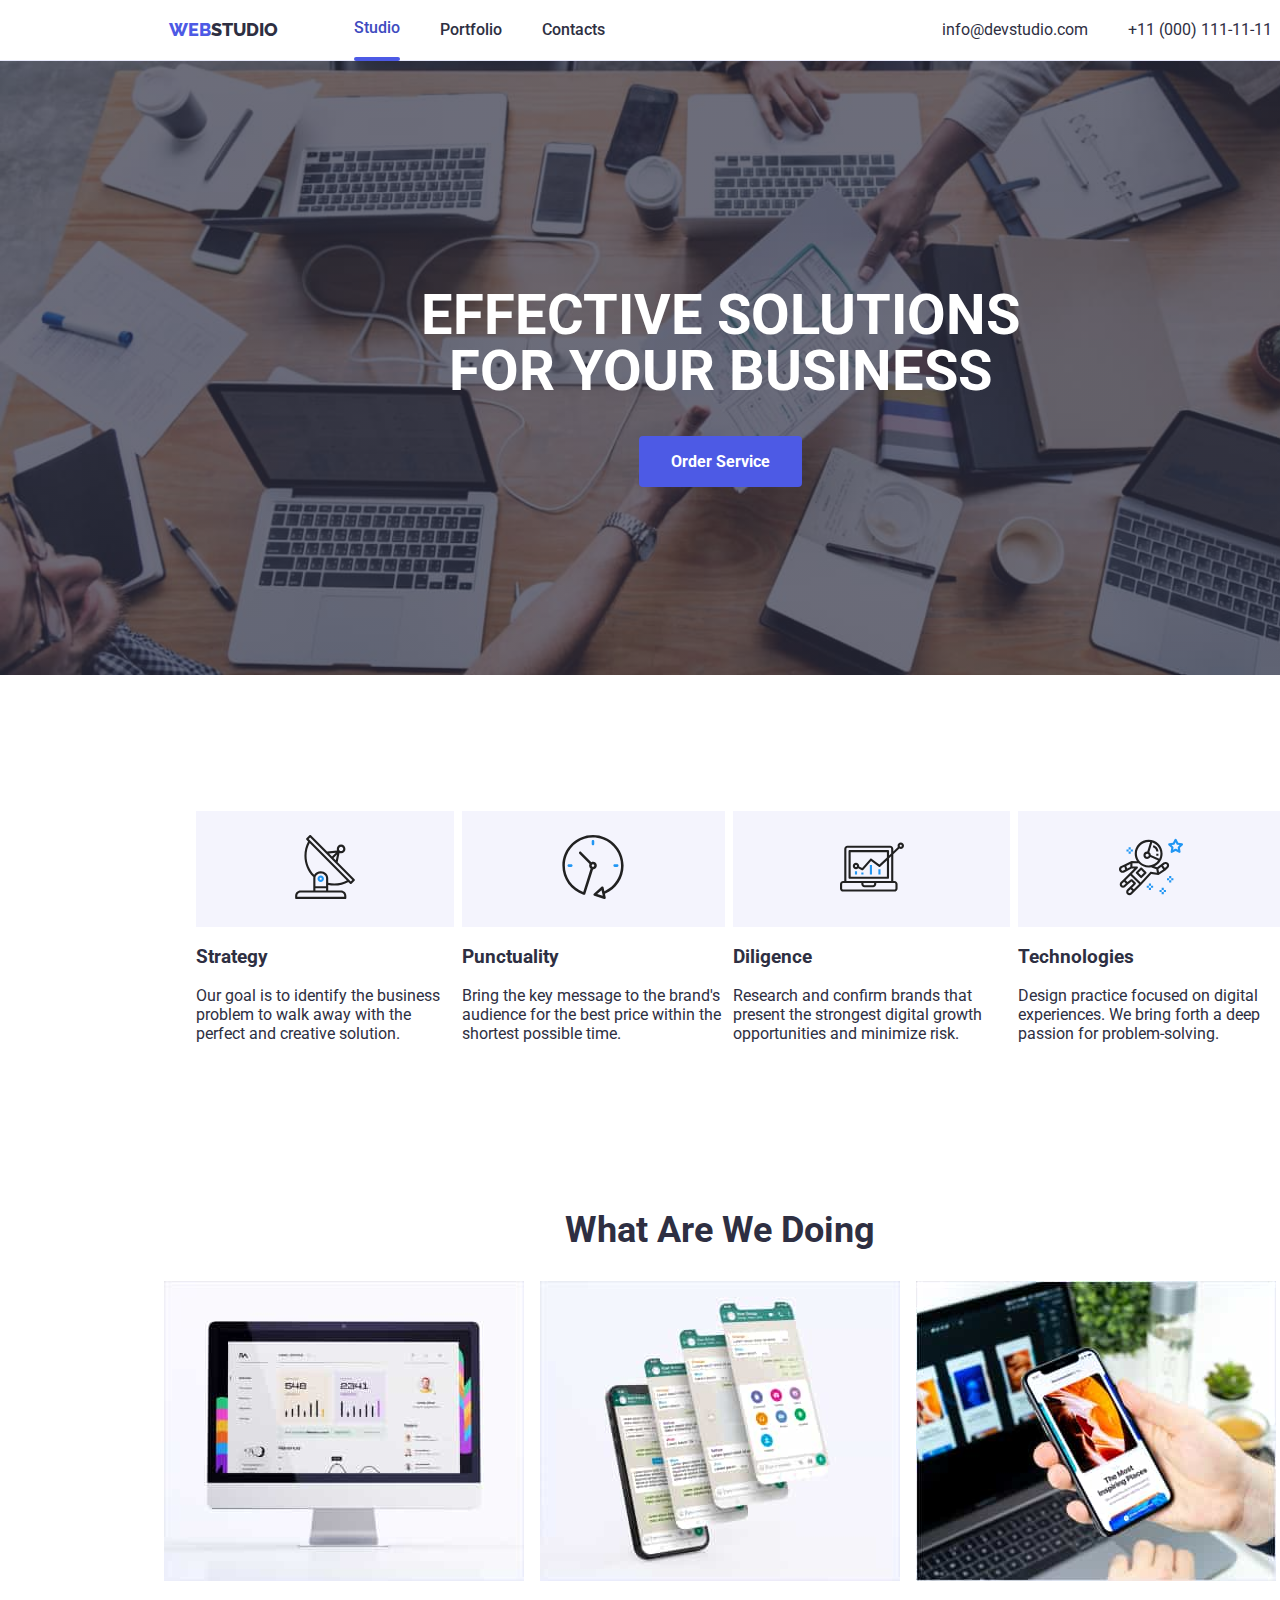
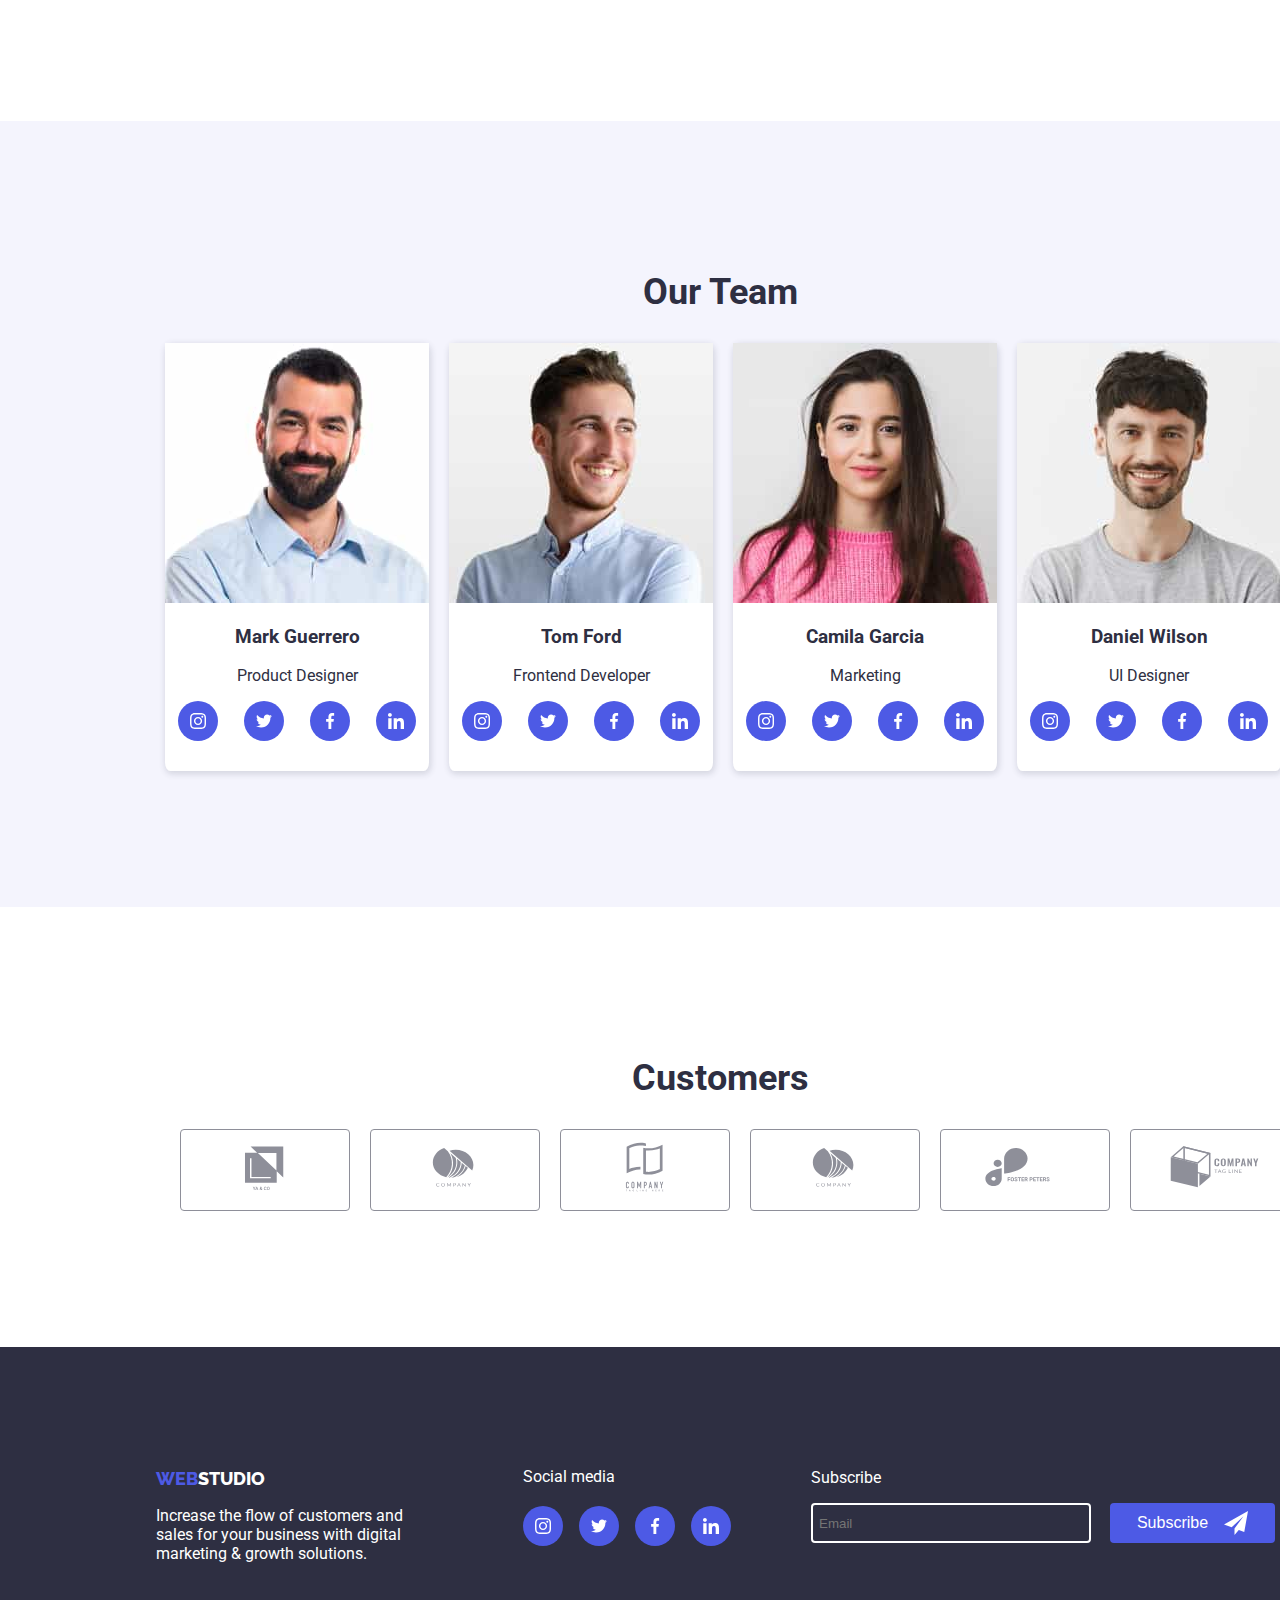
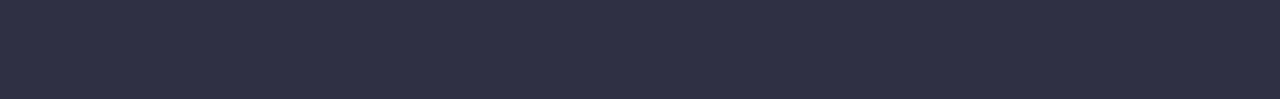
<file: index.html>
<!DOCTYPE html>
<html lang="en">
<head>
    <meta charset="UTF-8">
    <meta name="viewport" content="width=device-width, initial-scale=1.0">
    <title>homework #6</title>
  <!--fonts-->
    <link rel="preconnect" href="https://fonts.googleapis.com">
    <link rel="preconnect" href="https://fonts.gstatic.com" crossorigin>
    <link href="https://fonts.googleapis.com/css2?family=Roboto:wght@400;500;700;900&display=swap" rel="stylesheet">
    
    <link rel="preconnect" href="https://fonts.googleapis.com">
    <link rel="preconnect" href="https://fonts.gstatic.com" crossorigin>
    <link href="https://fonts.googleapis.com/css2?family=Raleway:wght@800&display=swap" rel="stylesheet">
  <!--css-->
<link rel="stylesheet" href="css/style.css" />

</head>

<body>
  <!--start of the header tag-->
  <header class="container header">

  <div class="main-header-container">
            <a class="logo links" href="index.html"><span>WEB</span>STUDIO</a>
        <nav>
            <ul class="menu-main menu">
              <li>
                <a class="menu1 links active" href="index.html">Studio</a>
              </li>
              <li>
                <a class="menu2 links" href="portfolio.html">Portfolio</a>
              </li>
              <li>
                <a class="menu3 links" href="https://www.figma.com/file/B1m2uk25m1eAgroESAuM2g/Web-Studio-(Version-3.0)?type=design&node-id=0-1&mode=design&t=raKnELDXutW6jLfi-0">Contacts</a>
              </li>
          </ul>
        </nav>
    </div>
           <ul class="menu-contact menu">
              <li>
                <a class="contact1 links" href="https://kateryna-vyshnevetska.github.io/project-WebStudio/">info@devstudio.com</a>
              </li>
              <li>
                <a class="contact2 links" href="tel:+11(000)1111111">+11 (000) 111-11-11</a>
              </li>
          </ul>
     </header>
      <!--end of the header tag-->
        <!--start of main tag-->
    <main class="container main-section">
      <section class="section1">
      <h1 class="section1-header">Effective Solutions<br>
       for Your Business</h1>
       <button class="section1-button" type="button" data-modal-open>Order Service</button>
      <div class="popup is-hidden" data-modal>
        <div class="modal">
            <button type="button" class="close-button" data-modal-close>&times;</button>
          <span class="order-title">Leave your contacts and we will call you back</span>
          <form class="order-form">
              <label for="name" class="order-label">
                  <span class="input-label">Name</span>
                   <input type="text" class="order-input"/>
                    <svg width="18" height="18" class="order-icon">
                        <use href="./images/icons.svg#person"></use>
                    </svg>
              </label>
              <label for="phone" class="order-label">
                 <span class="input-label">Phone</span>
                   <input type="text" class="order-input" />
                   <svg width="18" height="18" class="order-icon">
                      <use href="./images/icons.svg#phone"></use>
                   </svg>
            </label>
            <label for="email" class="order-label">
                <span class="input-label">Email</span>
                  <input type="text" class="order-input" />
                  <svg width="18" height="18" class="order-icon">
                     <use href="./images/icons.svg#email"></use>
                  </svg>
            </label>
            <label for="email" class="order-label">
                <span class="input-label">Comment</span>
                 <textarea class="order-input-textarea" id="" cols="30" rows="8" placeholder="Text input"></textarea>
            </label>
            <label for="accept" class="accept-label">
              <input type="checkbox" name="accept" class="accept-checkbox" />
              <svg width="16" height="16" class="accept-icon">
                <use href="./images/icons.svg#checkbox"></use>
              </svg>
              <span class="accept-text">I accept the terms and conditions of the <a href="#">Privacy Policy</a></span>
            </label>
            <button class="sendbtn-modal" type="button">Send</button>
          </form>
          </div>
      </div>
      </section>
       <section class="section2 subsections">
          <div class="section-list margin">
          <ul class="section2-list">
             <li class="ethics">
              <div class="ethics-icon">
                  <svg width="64" height="64">
                    <use href="./images/icons.svg#antenna-1"></use>
                  </svg>
              </div>
              <h3>Strategy</h3>
                <p>Our goal is to identify the business problem to walk away with the perfect and creative solution.</p>
             </li>
             <li  class="ethics">
              <div class="ethics-icon">
                <svg width="64" height="64">
                  <use href="./images/icons.svg#clock-1"></use>
                </svg>
              </div>
              <h3>Punctuality</h3>
                <p>Bring the key message to the brand's audience for the best price within the shortest possible time.</p>
             </li>
             <li class="ethics">
              <div class="ethics-icon">
                <svg width="64" height="64">
                  <use href="./images/icons.svg#diagram-1"></use>
                </svg>
              </div>
              <h3>Diligence</h3>
                <p>Research and confirm brands that present the strongest digital growth opportunities and minimize risk.</p>
             </li>
                <li class="ethics">
                  <div class="ethics-icon">
                    <svg width="64" height="64">
                      <use href="./images/icons.svg#astronaut-1"></use>
                    </svg>
                  </div>
                  <h3>Technologies</h3>
                <p>Design practice focused on digital experiences. We bring forth a deep passion for problem-solving.</p>
             </li>
          </ul>
          </div>
          <div class="section2-pic margin">
             <h2 class="section2-list2 section-title">What are we doing</h2>
          <ul class="section2-img menu">
             <li>
               <img src="images/img 1.jpg" alt="Monitor" width="360" height="300">
             </li>
             <li>
               <img src="images/Rectangle 71.jpg" alt="Coversation Window" width="360" height="300">
             </li>
             <li>
               <img src="images/Rectangle 71 (1).jpg" alt="Mobile" width="360" height="300">
             </li>
          </ul>
          </div>
      </section>
      <section class="section3 subsections">
        <h2 class="section3-team section-title">Our Team</h2>
          <ul class="section3-teamlist margin">
             <li class="img1 staff">
               <img src="images/img.jpg" alt="Mark Guerrero" width="264" height="260">
                 <h3>Mark Guerrero</h3>
                 <p>Product Designer</p>
                 <div class="teamlist">
                  <a class="teamlist-icon">
                  <svg width="16" height="16">
                      <use href="./images/icons.svg#instagram-2"></use>
                    </svg>
                  </a>
                  <a class="teamlist-icon">
                    <svg width="16" height="16">
                      <use href="./images/icons.svg#twitter-1"></use>
                    </svg>
                  </a>
                  <a class="teamlist-icon">
                    <svg width="16" height="16">
                      <use href="./images/icons.svg#facebook-1"></use>
                    </svg>
                  </a>
                  <a class="teamlist-icon">
                    <svg width="16" height="16">
                      <use href="./images/icons.svg#linkedin-1"></use>
                    </svg>
                  </a>
                 </div>
             </li>
             <li class="img2 staff">
                <img src="images/img (1).jpg" alt="Tom Ford" width="264" height="260">
                 <h3>Tom Ford</h3>
                 <p>Frontend Developer</p>
                <div class="teamlist">
                  <a class="teamlist-icon">
                    <svg width="16" height="16">
                      <use href="./images/icons.svg#instagram-2"></use>
                    </svg>
                  </a>
                  <a class="teamlist-icon">
                    <svg width="16" height="16">
                      <use href="./images/icons.svg#twitter-1"></use>
                    </svg>
                  </a>
                  <a class="teamlist-icon">
                    <svg width="16" height="16">
                      <use href="./images/icons.svg#facebook-1"></use>
                    </svg>
                  </a>
                  <a class="teamlist-icon">
                    <svg width="16" height="16">
                      <use href="./images/icons.svg#linkedin-1"></use>
                    </svg>
                  </a>
                </div>
             </li>
             <li class="img3 staff">
                <img src="images/img (2).jpg" alt="Camila Garcia" width="264" height="260">
                 <h3>Camila Garcia</h3>
                 <p>Marketing</p>
                <div class="teamlist">
                  <a class="teamlist-icon">
                    <svg width="16" height="16">
                      <use href="./images/icons.svg#instagram-2"></use>
                    </svg>
                  </a>
                  <a class="teamlist-icon">
                    <svg width="16" height="16">
                      <use href="./images/icons.svg#twitter-1"></use>
                    </svg>
                  </a>
                  <a class="teamlist-icon">
                    <svg width="16" height="16">
                      <use href="./images/icons.svg#facebook-1"></use>
                    </svg>
                  </a>
                  <a class="teamlist-icon">
                    <svg width="16" height="16">
                      <use href="./images/icons.svg#linkedin-1"></use>
                    </svg>
                  </a>
                </div>
             </li>
             <li class="img4 staff">
                <img src="images/img (3).jpg" alt="Daniel Wilson" width="264" height="260">
                 <h3>Daniel Wilson</h3>
                 <p>UI Designer</p>
                <div class="teamlist">
                  <a class="teamlist-icon">
                    <svg width="16" height="16">
                      <use href="./images/icons.svg#instagram-2"></use>
                    </svg>
                  </a>
                  <a class="teamlist-icon">
                    <svg width="16" height="16">
                      <use href="./images/icons.svg#twitter-1"></use>
                    </svg>
                  </a>
                  <a class="teamlist-icon">
                    <svg width="16" height="16">
                      <use href="./images/icons.svg#facebook-1"></use>
                    </svg>
                  </a>
                  <a class="teamlist-icon">
                    <svg width="16" height="16">
                      <use href="./images/icons.svg#linkedin-1"></use>
                    </svg>
                  </a>
                </div>
             </li>  
            </ul>
       </section>
       <section class="customers subsections">
          <h2 class="section4-team section-title">Customers</h2>
          <ul class="customer-links">
            <li class="customer-links-icon">
              <a href="#">
                <svg height="56" width="104">
                  <use href="./images/icons.svg#Logo-6"></use>
                </svg>
              </a>
            </li>
            <li class="customer-links-icon">
              <a href="#">
                <svg height="56" width="104">
                  <use href="./images/icons.svg#Logo-5"></use>
                </svg>
              </a>
            </li>
            <li class="customer-links-icon">
              <a href="#">
                <svg height="56" width="104">
                  <use href="./images/icons.svg#Logo-4"></use>
                </svg>
              </a>
            </li>
            <li class="customer-links-icon">
              <a href="#">
                <svg height="56" width="104">
                  <use href="./images/icons.svg#Logo-3"></use>
                </svg>
              </a>
            </li>
            <li class="customer-links-icon">
              <a href="#">
                <svg height="56" width="104">
                  <use href="./images/icons.svg#Logo-2"></use>
                </svg>
              </a>
            </li>
            <li class="customer-links-icon">
              <a href="#">
                <svg height="56" width="104">
                  <use href="./images/icons.svg#Logo-1"></use>
                </svg>
              </a>
            </li>
          </ul>
       </section>
</main>
<!--end of main tag-->
<!--start of footer tag-->
<footer class="container footer">
  <section class="footer-section">
  <div class="foot margin">
       <a class="footer-logo links" href="http://github.com/webstudio-is"><span>WEB</span>STUDIO</a>
       <p class="footer-details">Increase the flow of customers and <br> sales for your business with digital<br>marketing & growth solutions.
       </p>
  </div>
  <div class="footer-icon">
     <a class="footer-details">Social media</a>
     <div class="footer-icons">
      <a class="footerlist-icon">
        <svg width="16" height="16">
          <use href="./images/icons.svg#instagram-2"></use>
        </svg>
      </a>
      <a class="footerlist-icon">
        <svg width="16" height="16">
          <use href="./images/icons.svg#twitter-1"></use>
        </svg>
      </a>
      <a class="footerlist-icon">
        <svg width="16" height="16">
          <use href="./images/icons.svg#facebook-1"></use>
        </svg>
      </a>
      <a class="footerlist-icon">
        <svg width="16" height="16">
          <use href="./images/icons.svg#linkedin-1"></use>
        </svg>
      </a>
      </div>
  </div>
  </section>
  <div class="email-footer">
      <p class="subs-footer">Subscribe</p>
      <form>
          <input type="text" placeholder="Email" class="subs-input">
          <button type="button" class="email-btn">
            Subscribe
            <svg width="24" height="24">
              <use href="./images/icons.svg#send"></use>
            </svg>
          </button>
      </form>
   </div>
 </footer>
<!--end of footer tag-->
<script src="./js/modal.js" type="text/javascript"></script>
</body>



</html>
</file>
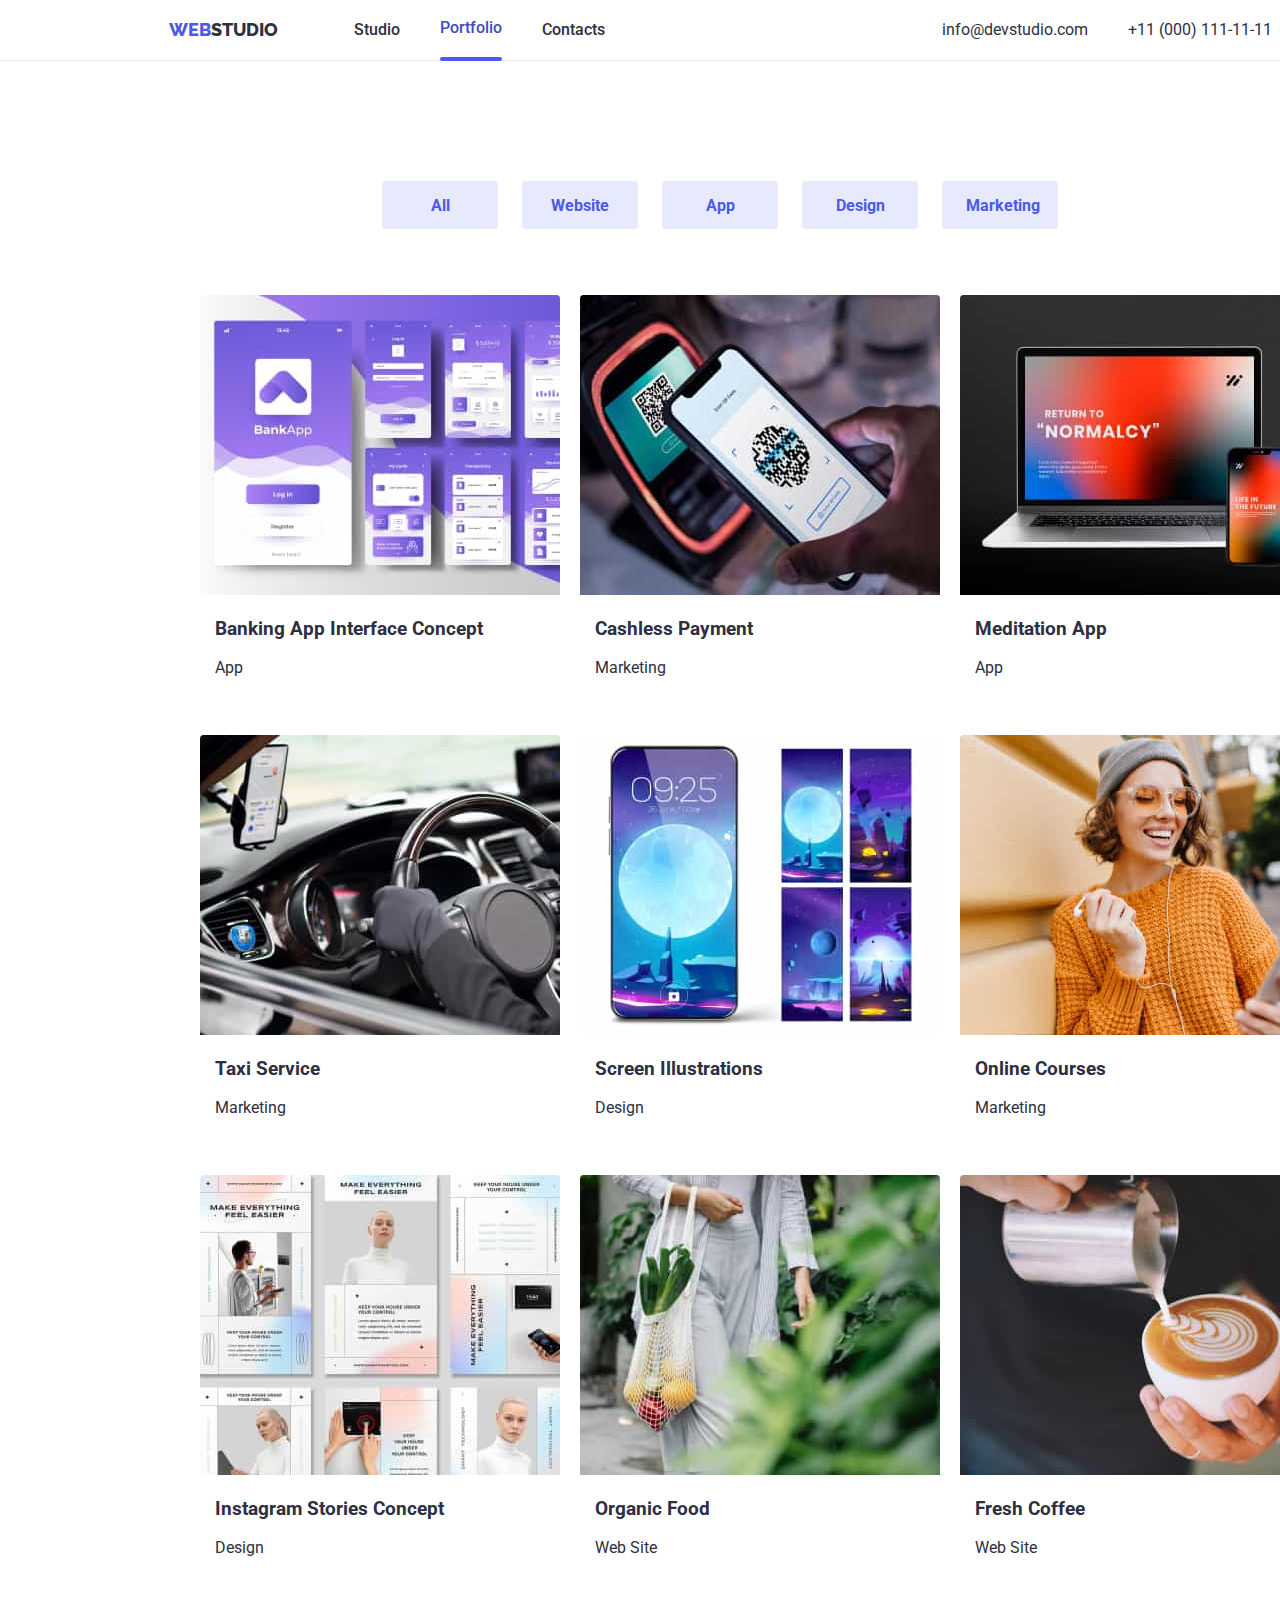
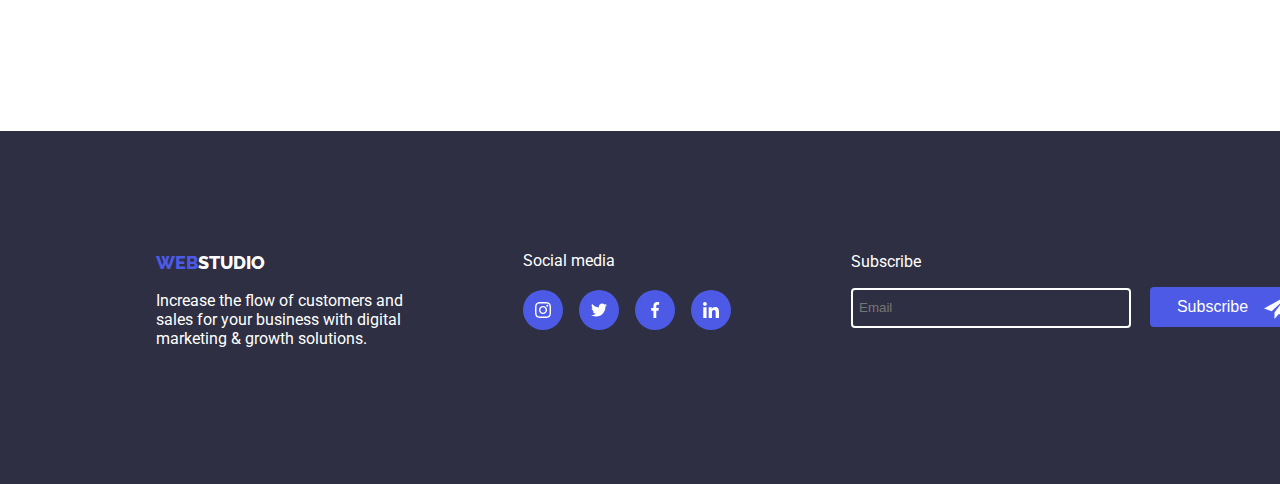
<file: portfolio.html>
<!DOCTYPE html>
<html lang="en">

<head>
    <meta charset="UTF-8">
    <meta name="viewport" content="width=device-width, initial-scale=1.0">
    <title>homework #6</title>
    <!--fonts-->
    <link rel="preconnect" href="https://fonts.googleapis.com">
    <link rel="preconnect" href="https://fonts.gstatic.com" crossorigin>
    <link href="https://fonts.googleapis.com/css2?family=Roboto:wght@400;500;700;900&display=swap" rel="stylesheet">

    <link rel="preconnect" href="https://fonts.googleapis.com">
    <link rel="preconnect" href="https://fonts.gstatic.com" crossorigin>
    <link href="https://fonts.googleapis.com/css2?family=Raleway:wght@800&display=swap" rel="stylesheet">
    <!--css-->
    <link rel="stylesheet" href="css/style.css" />

</head>

<body>
    <!--start of the header tag-->
    <header class="container header">

        <div class="main-header-container">
            <a class="logo links" href="index.html"><span>WEB</span>STUDIO</a>
            <nav>
                <ul class="menu-main menu">
                    <li>
                        <a class="menu1 links"
                            href="index.html">Studio</a>
                    </li>
                    <li>
                        <a class="menu2 links active" href="portfolio.html">Portfolio</a>
                    </li>
                    <li>
                        <a class="menu3 links"
                            href="https://www.figma.com/file/B1m2uk25m1eAgroESAuM2g/Web-Studio-(Version-3.0)?type=design&node-id=0-1&mode=design&t=raKnELDXutW6jLfi-0">Contacts</a>
                    </li>
                </ul>
            </nav>
        </div>
        <ul class="menu-contact menu">
            <li>
                <a class="contact1 links"
                    href="https://kateryna-vyshnevetska.github.io/project-WebStudio/">info@devstudio.com</a>
            </li>
            <li>
                <a class="contact2 links" href="tel:+11(000)1111111">+11 (000) 111-11-11</a>
            </li>
        </ul>

    </header>
<!--end of the header tag-->
    <main>
        <section class="portmain container">
            <div class="portbutton">
                <button type="button" class="click">All</button>
                <button type="button" class="click">Website</button>
                <button type="button" class="click">App</button>
                <button type="button" class="click">Design</button>
                <button type="button" class="click">Marketing</button>
            </div>
            <div class="container">
                <ul class="customer-links">
                    <li class="project-portfolio">
                        <div class="project-img">
                           <img src="./images/img (4).jpg" alt="appinterface" class="port-img">
                           <div class="project-img-caption">
                                <p>
                                    14 Stylish and User-Friendly App Design Concepts · Task Manager App · Calorie Tracker App · Exotic Fruit Ecommerce App ·
                                    Cloud Storage App
                                </p>
                           </div>
                        </div>
                        <div class="project-caption">
                            <h3>Banking App Interface Concept</h3>
                            <p>App</p>
                        </div>
                    </li>
                    <li class="project-portfolio">
                        <div class="project-img">
                            <img src="./images/img (5).jpg" alt="qrcode" class="port-img">
                            <div class="project-img-caption">
                                <p>
                                    14 Stylish and User-Friendly App Design Concepts · Task Manager App · Calorie Tracker App · Exotic Fruit Ecommerce App ·
                                    Cloud Storage App
                                </p>
                             
                            </div>
                        </div>
                        <div class="project-caption">
                            <h3>Cashless Payment</h3>
                            <p>Marketing</p>
                        </div>
                    </li>
                    <li class="project-portfolio">
                        <div class="project-img">
                            <img src="./images/img (6).jpg" alt="laptopandmobile" class="port-img">
                            <div class="project-img-caption">
                                <p>
                                    14 Stylish and User-Friendly App Design Concepts · Task Manager App · Calorie Tracker App · Exotic Fruit Ecommerce App ·
                                    Cloud Storage App
                                </p>
                            </div>
                        </div>
                        <div class="project-caption">
                            <h3>Meditation App</h3>
                            <p>App</p>
                        </div>
                    </li>
                    <li class="project-portfolio">
                        <div class="project-img">
                            <img src="./images/img (7).jpg" alt="steeringwheel" class="port-img">
                            <div class="project-img-caption">
                                <p>
                                    14 Stylish and User-Friendly App Design Concepts · Task Manager App · Calorie Tracker App · Exotic Fruit Ecommerce App ·
                                    Cloud Storage App
                                </p>
                            </div>
                        </div>
                        <div class="project-caption">
                            <h3>Taxi Service</h3>
                            <p>Marketing</p>
                        </div>
                    </li>
                    <li class="project-portfolio">
                        <div class="project-img">   
                            <img src="./images/img (8).jpg" alt="mobilewallpaper" class="port-img">
                            <div class="project-img-caption">
                                <p>
                                    14 Stylish and User-Friendly App Design Concepts · Task Manager App · Calorie Tracker App · Exotic Fruit Ecommerce App ·
                                    Cloud Storage App
                                </p>
                            </div>
                        </div>
                        <div class="project-caption">
                            <h3>Screen Illustrations</h3>
                            <p>Design</p>
                        </div>
                    </li>
                    <li class="project-portfolio">
                        <div class="project-img">
                            <img src="./images/img (9).jpg" alt="orangegirl" class="port-img">
                            <div class="project-img-caption">
                                <p>
                                    14 Stylish and User-Friendly App Design Concepts · Task Manager App · Calorie Tracker App · Exotic Fruit Ecommerce App ·
                                    Cloud Storage App
                                </p>
                            </div>
                        </div>
                        <div class="project-caption">
                            <h3>Online Courses</h3>
                            <p>Marketing</p>
                        </div>
                    </li>
                    <li class="project-portfolio">
                        <div class="project-img">
                            <img src="./images/img (10).jpg" alt="igstories" class="port-img">
                            <div class="project-img-caption">
                                <p>
                                    14 Stylish and User-Friendly App Design Concepts · Task Manager App · Calorie Tracker App · Exotic Fruit Ecommerce App ·
                                    Cloud Storage App
                                </p>
                            </div>
                        </div>
                        <div class="project-caption">
                            <h3>Instagram Stories Concept</h3>
                            <p>Design</p>
                        </div>
                    </li>
                    <li class="project-portfolio">
                        <div class="project-img">
                            <img src="./images/img (11).jpg" alt="groceries" class="port-img">
                            <div class="project-img-caption">
                                <p>
                                    14 Stylish and User-Friendly App Design Concepts · Task Manager App · Calorie Tracker App · Exotic Fruit Ecommerce App ·
                                    Cloud Storage App
                                </p>
                            </div>

                        </div>
                        <div class="project-caption">
                            <h3>Organic Food</h3>
                            <p>Web Site</p>
                        </div>
                    </li>
                    <li class="project-portfolio">
                        <div class="project-img">
                            <img src="./images/img (12).jpg" alt="coffee" class="port-img">
                            <div class="project-img-caption">
                                <p>
                                    14 Stylish and User-Friendly App Design Concepts · Task Manager App · Calorie Tracker App · Exotic Fruit Ecommerce App ·
                                    Cloud Storage App
                                </p>
                            </div>
                        </div>
                        <div class="project-caption">
                            <h3>Fresh Coffee</h3>
                            <p>Web Site</p>
                        </div>
                    </li>
                </ul>

            </div>

        </section>

    </main>

    <!--start of footer tag-->
    <footer class="container footer">
        <section class="footer-section">
            <div class="foot margin">
                <a class="footer-logo links" href="http://github.com/webstudio-is"><span>WEB</span>STUDIO</a>
                <p class="footer-details">Increase the flow of customers and <br> sales for your business with
                    digital<br>marketing & growth solutions.
                </p>
            </div>
            <div class="footer-icon">
                <a class="footer-details">Social media</a>
                <div class="footer-icons">
                    <a class="footerlist-icon">
                        <svg width="16" height="16">
                            <use href="./images/icons.svg#instagram-2"></use>
                        </svg>
                    </a>
                    <a class="footerlist-icon">
                        <svg width="16" height="16">
                            <use href="./images/icons.svg#twitter-1"></use>
                        </svg>
                    </a>
                    <a class="footerlist-icon">
                        <svg width="16" height="16">
                            <use href="./images/icons.svg#facebook-1"></use>
                        </svg>
                    </a>
                    <a class="footerlist-icon">
                        <svg width="16" height="16">
                            <use href="./images/icons.svg#linkedin-1"></use>
                        </svg>
                    </a>
                </div>
            </div>
            <div class="email-footer-port">
                <p class="subs-footer">Subscribe</p>
                <form>
                    <input type="text" placeholder="Email" class="subs-input">
                    <button type="button" class="email-btn">
                        Subscribe
                        <svg width="24" height="24">
                            <use href="./images/icons.svg#send"></use>
                        </svg>
                    </button>
                </form>
            </div>
        </section>
    </footer>
    <!--end of footer tag-->
    
    </body>
    
    
    
    </html>
</file>
<file: css/style.css>
:root {
    --IRIS: #4D5AE5;
    --NAVY-BLUE: #2E2F42;
    --WHITE: #FFFFFF;
    --CLOUD: #F4F4FD;
    --CORNFLOWER: #E7E9FC;
    --OCEAN: #404BBF;
    --LIGHTSLATE: #8E8F99;
    
  }
/*General Styles*/
body {
    font-family: "Roboto", sans-serif;
    color: var(--NAVY-BLUE);
    margin: 0 auto;
    max-width: 1440px;
      }
.section-title {
    text-align: center;
    font-family: "Roboto", sans-serif;
    font-weight: 700;
    font-size: 36px;
    text-transform: capitalize;
    }
.container {
    width: 1440px;
}
.margin {
    margin-left: 156px;
}
.header, .menu, ul.section2-list {
    justify-content: space-around; 
}
/*end of general*/
/*header section*/
.header {
    border-bottom: 1px solid var(--CORNFLOWER);
    display: flex;
    align-items: center;
}
.main-header-container {
    display: flex;
    align-items: center; 
}
.menu {
    list-style: none;
    padding: 0%;
    display: flex;
    align-items: center;
}
.links { 
    text-decoration: none;
    color: inherit;
}
.links:hover, .links:focus {
    color: var(--IRIS);
}
 /*logo section*/
.logo {
    color: var(--NAVY-BLUE);
    font-family: "Raleway", sans-serif;
    font-weight: 800;
    font-size: 18px;
    line-height: 1.3125em;
    letter-spacing: 3%;
    margin-right: 76px;
}
.logo span {
    color: var(--IRIS);
}
.logo:hover, .logo:focus {
    color: var(--IRIS);
}
.logo span:hover, .logo span:focus{
    color:var(--NAVY-BLUE);
}
/*end of logo section*/
.menu-main {
    font-family: inherit;
    font-weight: 500;
    font-size: 16px;
    line-height: 1.5em;
    letter-spacing: 2%;
    gap: 40px;
}
.menu-contact {
    font-family: inherit;
    font-weight: 400;
    font-size: 16px;
    line-height: 1.5em;
    letter-spacing: 2%;
    gap: 40px;
}
.active {
    color: var(--OCEAN);
}
.active::after {
    content: " ";
    display: block;
    height: 4px;
    width: 100%;
    border-radius: 2px;
    background-color: var(--IRIS);
    position: relative;
    top: 16.5px;
    }

/*end of header section*/
/*main section*/
.section-list, .section2-pic {
    width: 1128px;
 }
 main.main-section .section1 {
   background: linear-gradient(rgba(46, 47, 66, 0.7), rgba(46, 47, 66, 0.7)), 
   url("../images/people-office\ header.jpg");
   background-size: cover;
   background-repeat: no-repeat;
   color: var(--WHITE);
     }
.section1 {
    padding-top: 188px;
    padding-bottom: 188px;
    text-align: center;
}
.section1-header {
    font-weight: 700;
    font-size: 56px;
    line-height: 1em;
    letter-spacing: 2%;
    text-align: center;
    text-transform: uppercase;
}
.section1-button {
  background-color: var(--IRIS);
  font-family: inherit;
  font-weight: 700;
  cursor: pointer;                                                           
  color: var(--WHITE);
  font-size: 16px;
  border: none;
  border-radius: 4px;
  padding: 16px 32px;
}
.order-input {
  padding: 12px 40px;
  border: 1px solid #2e2f42;
  border-radius: 4px;
  transition: 250ms;
  transition-property: color, border-color, background-color;
  transition-timing-function: cubic-bezier(0.4, 0, 0.2, 1);
}   
.order-label {
    display: flex;
    flex-direction: column;
    margin-bottom: 15px;
    margin-left: 20px;
    width: 90%;
    position: relative;
}   
.order-icon {
    position: absolute;
    top: 55%;
    left: 15px;
    fill: black;
    transition: fill 250ms cubic-bezier(0.4, 0, 0.2, 1);
}
.order-input:focus + .order-icon, .order-input:hover + .order-icon {
    fill: var(--IRIS)
}

.input-label {
    text-align: left;
    color: var(--LIGHTSLATE);
    margin-bottom: 8px;
    font-weight: 400;
    size: 12px;
    height: 14px;
    width: 34px;
    font-size: small;
   
}
.order-title {
    display: flex;
    justify-content: center;
    margin-top: 35px;
    margin-bottom: 20px;
    line-height: 24px;
    size: 16px;
    font-weight: 500;
    height: 24px;
    font-size:large;
   
}
.order-title, .input-label {
    color: var(--NAVY-BLUE);
}
.order-input-textarea {
    padding: 8px 16px;
    border: 1px solid #2e2f42;
    border-radius: 4px;
    transition: 250ms;
    transition-property: color, border-color, background-color;
    transition-timing-function: cubic-bezier(0.4, 0, 0.2, 1);
 }
.accept-text {
    color: #2E2F42;
    font-size: 13px;
    margin-left: 10px;
}
.accept-label {
    display: flex;
    align-items: center;
    justify-content:left;
    }
.accept-checkbox {
   /* appearance: none; */
   width: 19px;
   height: 19px;
   position: relative;
   left: 23px;
   opacity: 0;
}
.accept-icon {
    fill: none;
    border: 1px solid black;
    border-radius: 2px;
    transition:250ms;
    transition-property: border-color, background-color, fill;
    transition-timing-function: cubic-bezier(0.4, 0, 0.2, 1);
}
.accept-label .accept-checkbox:focus + .accept-icon,
.accept-label .accept-checkbox:checked:focus + .accept-icon {
    outline: 2px solid #212121;
}
.accept-label .accept-checkbox:checked + .accept-icon {
    background-color: var(--IRIS);
    border-color: var(--IRIS);
    outline: none;
    fill: var(--WHITE);
    stroke: var(--WHITE);
    stroke-width: 0.2;
}
.sendbtn-modal {
    cursor: pointer;
}
.sendbtn-modal {
    margin-top: 20px;
    padding: 16px 32px;
    background-color: var(--IRIS);
    color: var(--WHITE);
    border-radius: 4px;
    box-shadow: 0px 4px 4px 0px rgba(0, 0, 0, 0.15);
    border-color: transparent;
    width: 169px;
    height: 56px;
}
.sendbtn-modal:focus, .sendbtn-modal:hover {
    background-color: var(--WHITE);
    color: var(--IRIS);
}
.modal {
    width: 408px;
    height: 650px;
    background-color: var(--WHITE);
    border-radius: 4px;
}
.close-button {
    position: relative;
    top: 20px;
    left: 170px;
    border-radius: 100px;
    cursor: pointer;
}
.is-hidden {
    pointer-events: none;
    opacity: 0;
}

.popup {
    width: 100%;
    height: 100%;
    background-color:  rgba(0, 0, 0, 0.4);
    position: fixed;
    top: 0;
    left: 0;
    display: flex;
    justify-content: center;
    align-items: center;
    transition: opacity 250ms cubic-bezier(0.4, 0, 0.2, 1);
}
ul.section2-list {
    list-style: none;
    display: flex;
    gap: 8px;
    align-items: center
}
.section1-button:hover, .section1-button:focus {
      background-color: var(--WHITE);
      color: var(--IRIS);
       }
.section2-list2 {
    padding-top: 120px;
}
.section3 {
    background-color: var(--CLOUD);
}
ul.section3-teamlist{
    list-style: none;
    display: flex;
    gap: 20px;
    align-items: center;
    margin-left: 125px;
 }
li.staff {
    box-shadow: 1px 2px 6px 1px #2E2F4229;
    background-color: var(--WHITE);
    text-align: center;
    width: 264px;
    height: 428px;
    border-radius: 2%;
 }
.subsections {
    padding-top: 120px;
    padding-bottom: 120px;
}
 /*end of main section*/
 /*footer section*/
.footer-logo {
    color: var(--WHITE);
        font-family: "Raleway", sans-serif;
        font-weight: 800;
        font-size: 18px;
        line-height: 1.3125em;
        letter-spacing: 3%;
 }
.footer-logo span {
    color: var(--IRIS);
}
.footer-logo:hover, .footer-logo:focus {
    color:var(--IRIS) ;
}
.footer-logo span:hover, .footer-logo span:focus {
    color: var(--WHITE);
}
.footer {
    display: flex;
    background-color: var(--NAVY-BLUE);
    padding-top: 120px;
    padding-bottom: 120px;
    }
.footer-details {
    color: var(--WHITE);
}

.footer-section {
    display: flex;
    gap: 120px;
}
.email-footer {
   margin-top: -15px;
   margin-left: 80px;
}
.email-footer-port {
   margin-top: -15px;
}
.subs-footer {
    color: var(--WHITE);
}
.subs-input {
    border: 2px solid white;
    background: none;
    border-radius: 4px;
    padding: 6px;
    width: 264px;
    background-color: none;
    color: var(--WHITE);
    height: 24px;
}
.subs-input:placeholder-shown {
    color: var(--WHITE);
}
.email-btn {
    margin-left: 15px;
    color: var(--WHITE);
    background-color: var(--IRIS);
    border-radius: 4px;
    padding: 8px 24px;
    width: 165px;
    display: inline-flex;
    justify-content: center;
    align-items: center;
    gap: 16px;
    border: none;
    font-size: medium;
    cursor: pointer;
}
.email-btn:hover, .email-btn:focus {
    color: var(--IRIS);
    background-color: white;
 }
 .email-btn:hover svg, .email-btn:hover svg {
    fill: var(--IRIS);
 }
.email-btn svg {
    fill: var(--WHITE);
}

/*end of footer section*/

/*icon styling*/
.ethics-icon {
    padding: 24px 0;
    text-align: center;
    background-color: var(--CLOUD);
    }
.teamlist {
    display: flex;
    justify-content: space-around;
}
.teamlist-icon {
    background-color: var(--IRIS);
    fill: var(--WHITE);
    height: 40px;
    width: 40px;
    border-radius: 50%;
    display: flex;
    align-items: center;
    justify-content: center;
}
.teamlist-icon:hover, .teamlist-icon:focus {
    background-color: var(--IRIS);
        color: var(--CORNFLOWER);
}
.customer-links {
    list-style: none;
    display: flex;
    justify-content:center;
    gap: 20px;
}
.customer-links-icon{ 
    border: 1px solid #8e8f99;
    padding: 10px 32px;
    border-radius: 4px;
}
.customer-links-icon svg {
    fill: #8e8f99;
}
.customer-links-icon:hover,
.customer-links-icon:focus {
    border-color: var(--IRIS);
}
.customer-links-icon svg:hover,
.customer-links-icon svg:focus {
    fill: var(--IRIS);
}
.footer-icons {
    display: flex;
    gap: 16px;
    padding-top: 20px;
}
.footerlist-icon  {
        background-color: var(--IRIS);
        fill: var(--WHITE);
        height: 40px;
        width: 40px;
        border-radius: 50%;
        display: flex;
        align-items: center;
        justify-content: center;
}
.footerlist-icon:hover, .footerlist-icon:focus {
    background-color: var(--WHITE);
    fill: var(--IRIS);
}
/*end of icon styling*/
/*portfolio*/
.portbutton {
    display: flex;
    justify-content:center;
    gap: 24px;
    padding-top: 120px;
    padding-bottom: 50px;
}
.click {
    background-color: var(--CORNFLOWER);
        color: var(--IRIS);
        font-family: inherit;
        font-weight: 700;
        cursor: pointer;
        width: 116px;
        height: 48px;
        font-size: 16px;
        border: 1px;
        border-radius: 4px;
        padding: 12px 24px;
}
.click:hover, .click:focus {
    background-color: var(--IRIS);
    color: var(--CORNFLOWER);
}
.portmain ul {
    width:100%;
    flex-wrap: wrap;
    padding-bottom: 120px;
}
.portmain li {
    width: 25%;
}
 .project-portfolio {
    border-radius: 1%;
    height: 420px;
    overflow: hidden;
}
.project-portfolio:hover, .project-portfolio:focus {
box-shadow: 1px 2px 6px 1px #2E2F4229;
background-color: var(--WHITE);
} 
.project-caption {
    margin-left: 15px;
}
.project-img {
    position: relative;
    overflow: hidden;
}
.project-img-caption {
    position: absolute;
    background-color: rgba(77, 90, 229, 1);
    color: var(--WHITE);
    width: 100%;
    height: 100%;
    top: 0;
    left: 0;
    opacity: 0;
    transform: translateY(100%);
    transition: transform 0.25s cubic-bezier(0.4, 0, 0.2, 1);
 }
 .project-portfolio:hover .project-img-caption {
    opacity: 1;
    transform: translateY(0);
 }
 .project-img-caption p {
    padding: 40px 32px;
 }
</file>
